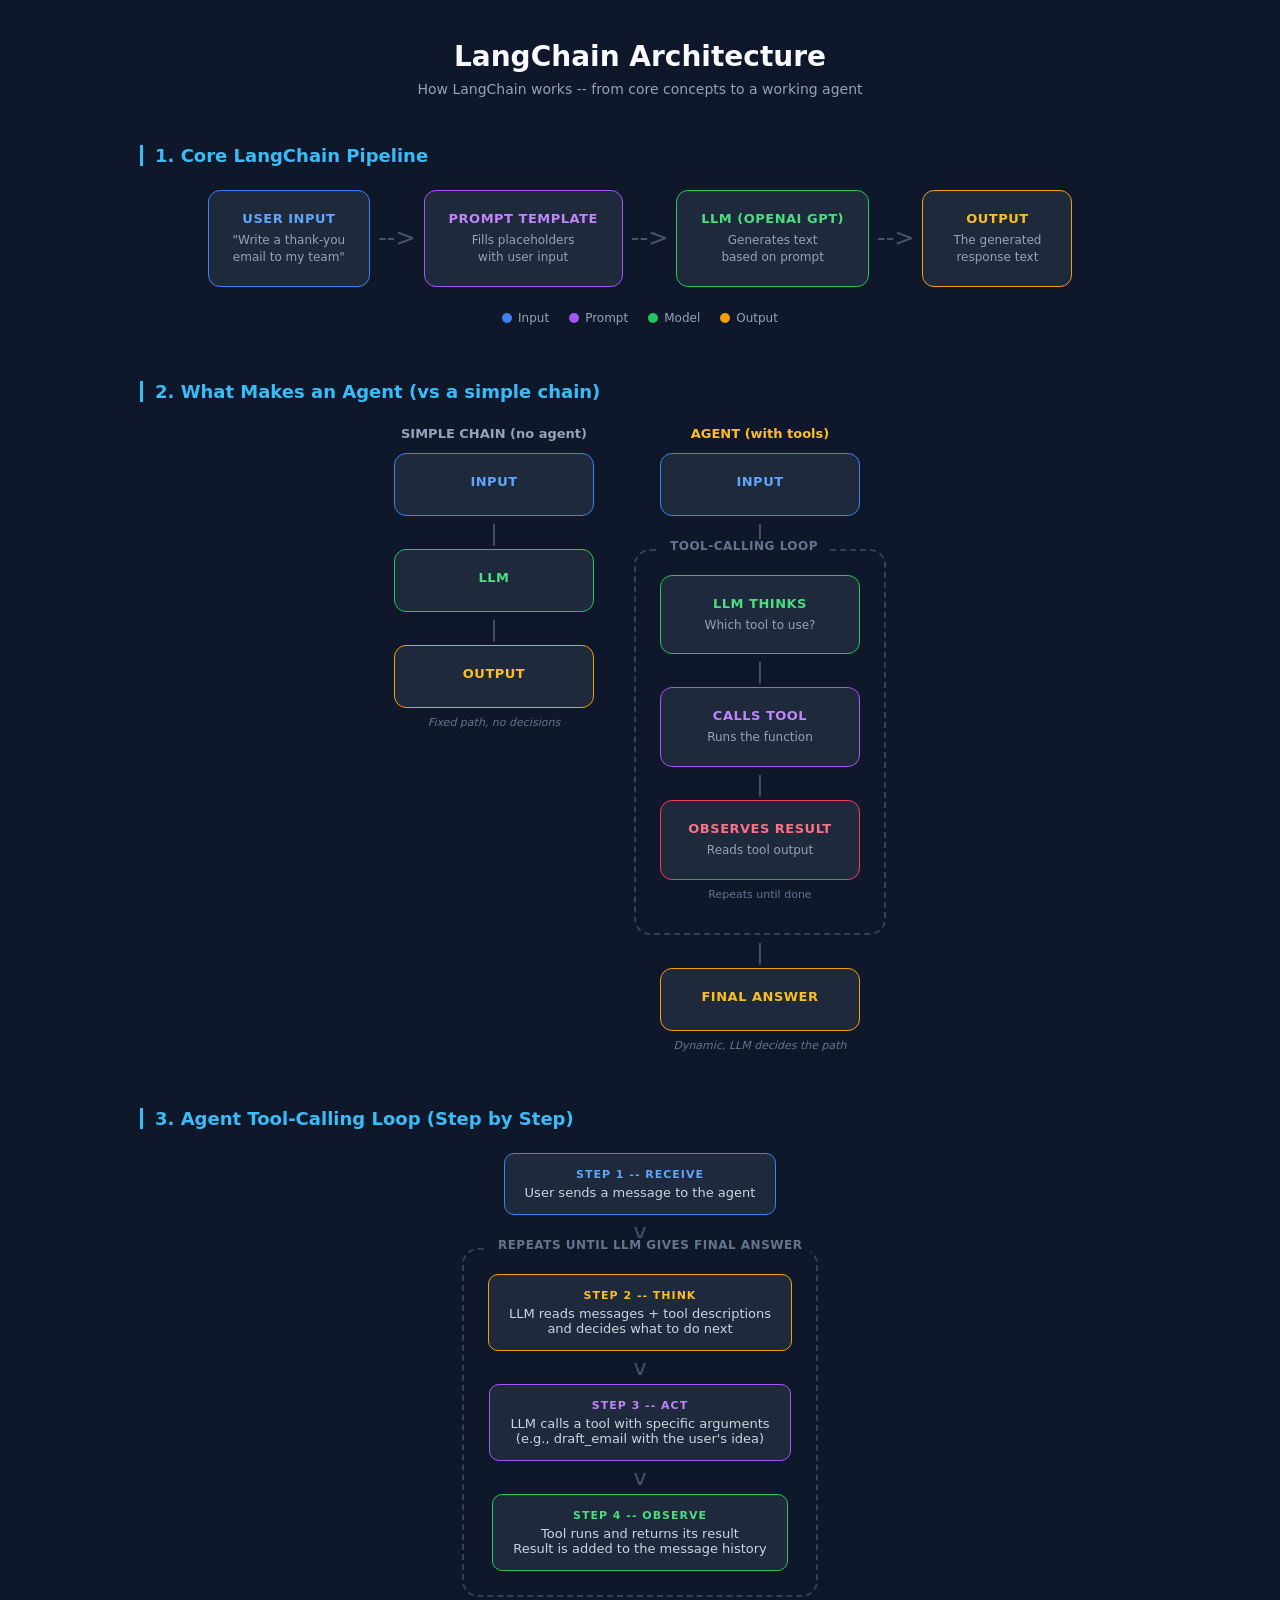
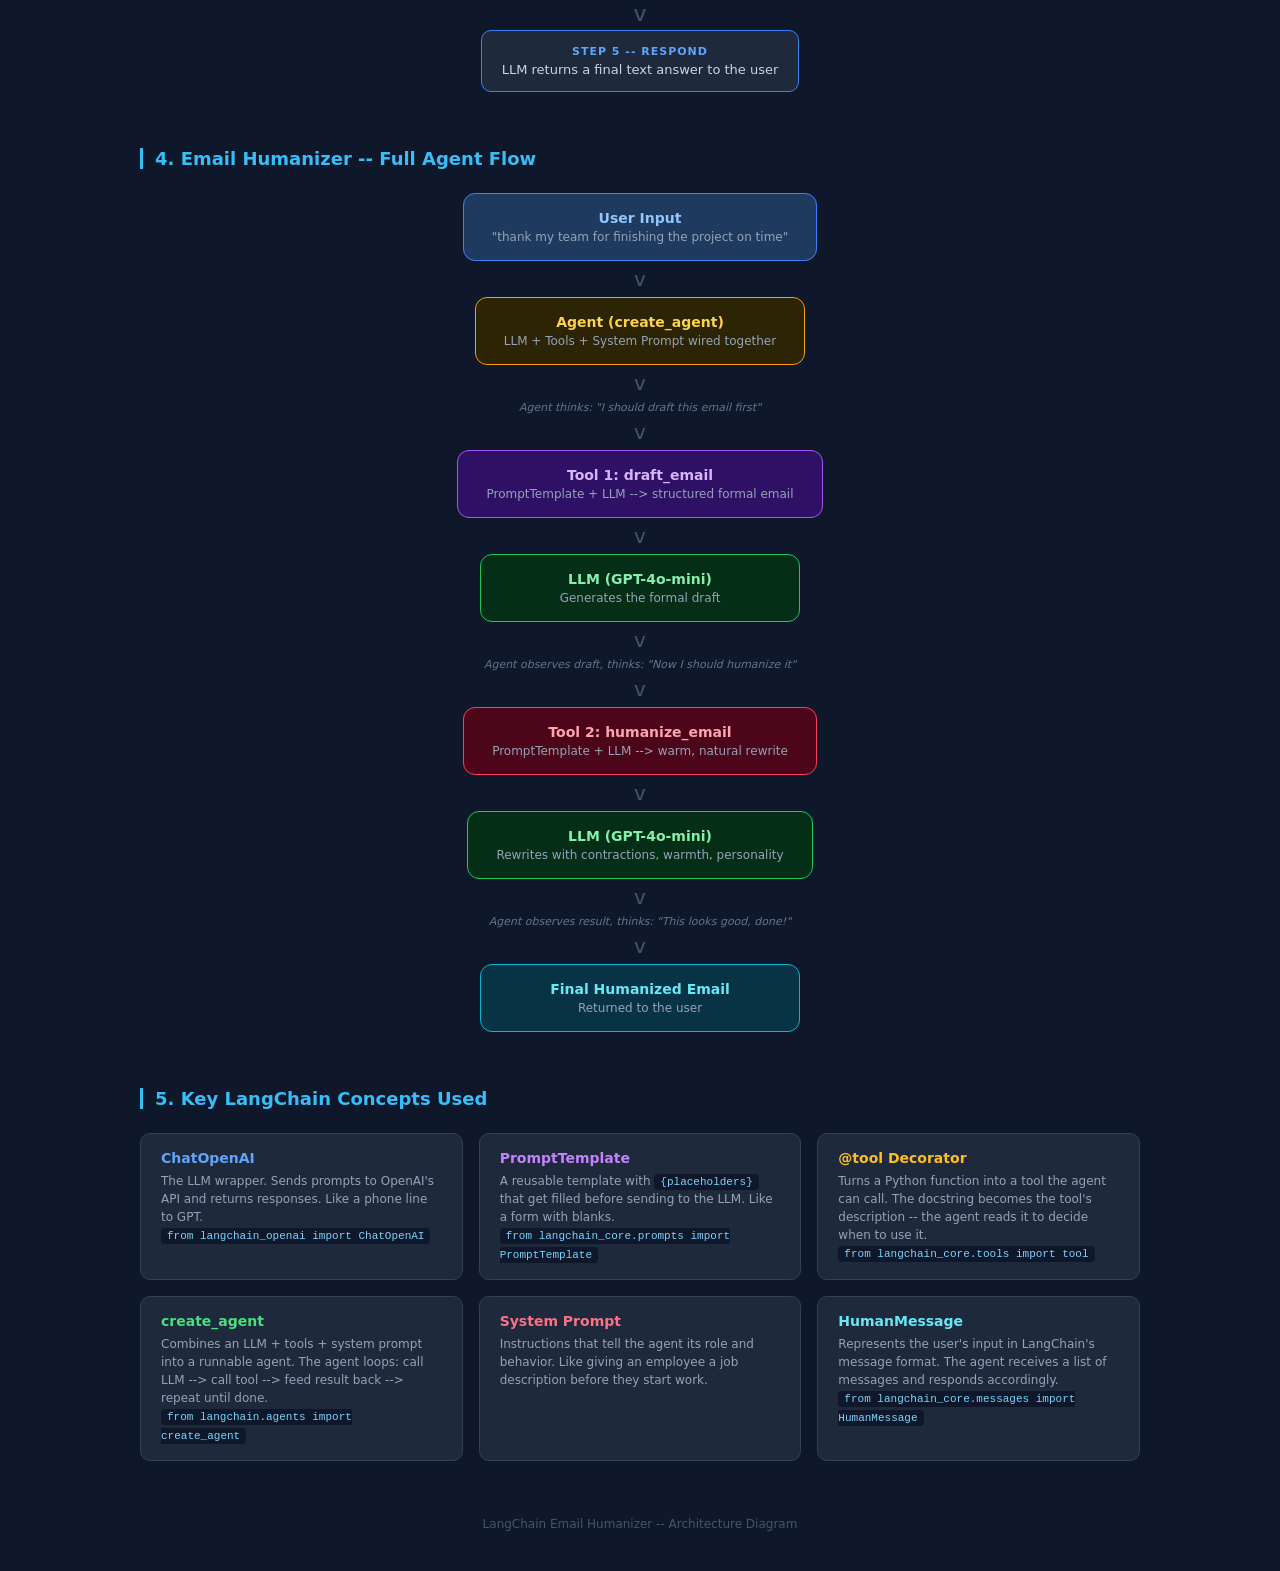
<file: langchain/architecture_diagram.html>
<!DOCTYPE html>
<html lang="en">
<head>
<meta charset="UTF-8">
<meta name="viewport" content="width=device-width, initial-scale=1.0">
<title>LangChain Architecture - Email Humanizer Agent</title>
<style>
  * { margin: 0; padding: 0; box-sizing: border-box; }
  body {
    font-family: 'Segoe UI', system-ui, -apple-system, sans-serif;
    background: #0f172a;
    color: #e2e8f0;
    min-height: 100vh;
    padding: 40px 20px;
  }

  h1 {
    text-align: center;
    font-size: 28px;
    font-weight: 700;
    margin-bottom: 8px;
    color: #f8fafc;
  }
  .subtitle {
    text-align: center;
    font-size: 14px;
    color: #94a3b8;
    margin-bottom: 48px;
  }

  /* ---- Section titles ---- */
  .section-title {
    font-size: 18px;
    font-weight: 600;
    color: #38bdf8;
    margin-bottom: 24px;
    padding-left: 12px;
    border-left: 3px solid #38bdf8;
  }
  .section { margin-bottom: 56px; max-width: 1000px; margin-left: auto; margin-right: auto; }

  /* ---- Flow diagram (horizontal boxes + arrows) ---- */
  .flow {
    display: flex;
    align-items: center;
    justify-content: center;
    flex-wrap: wrap;
    gap: 0;
  }
  .flow-box {
    background: #1e293b;
    border: 1px solid #334155;
    border-radius: 12px;
    padding: 20px 24px;
    min-width: 150px;
    text-align: center;
    position: relative;
  }
  .flow-box .label {
    font-size: 13px;
    font-weight: 600;
    text-transform: uppercase;
    letter-spacing: 0.5px;
    margin-bottom: 6px;
  }
  .flow-box .desc {
    font-size: 12px;
    color: #94a3b8;
    line-height: 1.4;
  }
  .flow-box.blue   { border-color: #3b82f6; }
  .flow-box.blue .label  { color: #60a5fa; }
  .flow-box.green  { border-color: #22c55e; }
  .flow-box.green .label { color: #4ade80; }
  .flow-box.purple { border-color: #a855f7; }
  .flow-box.purple .label { color: #c084fc; }
  .flow-box.amber  { border-color: #f59e0b; }
  .flow-box.amber .label  { color: #fbbf24; }
  .flow-box.rose   { border-color: #f43f5e; }
  .flow-box.rose .label   { color: #fb7185; }

  .arrow {
    font-size: 24px;
    color: #475569;
    padding: 0 8px;
    user-select: none;
  }

  /* ---- Agent loop diagram ---- */
  .agent-loop {
    display: flex;
    flex-direction: column;
    align-items: center;
    gap: 0;
  }
  .loop-row {
    display: flex;
    align-items: center;
    gap: 12px;
  }
  .loop-step {
    background: #1e293b;
    border: 1px solid #334155;
    border-radius: 10px;
    padding: 14px 20px;
    min-width: 180px;
    text-align: center;
  }
  .loop-step .step-num {
    font-size: 11px;
    font-weight: 700;
    letter-spacing: 1px;
    margin-bottom: 4px;
  }
  .loop-step .step-text {
    font-size: 13px;
    color: #cbd5e1;
  }
  .loop-step.s1 { border-color: #3b82f6; }
  .loop-step.s1 .step-num { color: #60a5fa; }
  .loop-step.s2 { border-color: #f59e0b; }
  .loop-step.s2 .step-num { color: #fbbf24; }
  .loop-step.s3 { border-color: #a855f7; }
  .loop-step.s3 .step-num { color: #c084fc; }
  .loop-step.s4 { border-color: #22c55e; }
  .loop-step.s4 .step-num { color: #4ade80; }

  .down-arrow {
    font-size: 22px;
    color: #475569;
    padding: 4px 0;
    text-align: center;
  }

  .loop-bracket {
    border: 2px dashed #334155;
    border-radius: 16px;
    padding: 24px;
    position: relative;
    margin: 0 auto;
  }
  .loop-label {
    position: absolute;
    top: -12px;
    left: 24px;
    background: #0f172a;
    padding: 0 10px;
    font-size: 12px;
    font-weight: 600;
    color: #64748b;
    letter-spacing: 0.5px;
  }

  /* ---- Project-specific diagram ---- */
  .project-flow {
    display: flex;
    flex-direction: column;
    align-items: center;
    gap: 0;
  }
  .pf-box {
    background: #1e293b;
    border-radius: 12px;
    padding: 16px 28px;
    text-align: center;
    min-width: 320px;
    border: 1px solid #334155;
  }
  .pf-box .pf-label {
    font-size: 14px;
    font-weight: 600;
    margin-bottom: 4px;
  }
  .pf-box .pf-desc {
    font-size: 12px;
    color: #94a3b8;
  }
  .pf-box.user     { border-color: #3b82f6; background: #1e3a5f; }
  .pf-box.user .pf-label   { color: #93c5fd; }
  .pf-box.agent    { border-color: #f59e0b; background: #2d2305; }
  .pf-box.agent .pf-label  { color: #fcd34d; }
  .pf-box.tool1    { border-color: #a855f7; background: #2e1065; }
  .pf-box.tool1 .pf-label  { color: #d8b4fe; }
  .pf-box.llm      { border-color: #22c55e; background: #052e16; }
  .pf-box.llm .pf-label    { color: #86efac; }
  .pf-box.tool2    { border-color: #f43f5e; background: #4c0519; }
  .pf-box.tool2 .pf-label  { color: #fda4af; }
  .pf-box.output   { border-color: #06b6d4; background: #083344; }
  .pf-box.output .pf-label { color: #67e8f9; }

  .pf-arrow {
    font-size: 20px;
    color: #475569;
    padding: 6px 0;
  }
  .pf-note {
    font-size: 11px;
    color: #64748b;
    font-style: italic;
  }

  /* ---- Legend ---- */
  .legend {
    display: flex;
    flex-wrap: wrap;
    gap: 20px;
    justify-content: center;
    margin-top: 12px;
  }
  .legend-item {
    display: flex;
    align-items: center;
    gap: 6px;
    font-size: 12px;
    color: #94a3b8;
  }
  .legend-dot {
    width: 10px;
    height: 10px;
    border-radius: 50%;
  }

  /* ---- Key concepts table ---- */
  .concepts {
    display: grid;
    grid-template-columns: repeat(auto-fit, minmax(280px, 1fr));
    gap: 16px;
    margin-top: 8px;
  }
  .concept-card {
    background: #1e293b;
    border: 1px solid #334155;
    border-radius: 10px;
    padding: 16px 20px;
  }
  .concept-card .cc-title {
    font-size: 14px;
    font-weight: 600;
    margin-bottom: 6px;
  }
  .concept-card .cc-body {
    font-size: 12px;
    color: #94a3b8;
    line-height: 1.5;
  }
  .concept-card .cc-code {
    font-family: 'Consolas', 'Fira Code', monospace;
    background: #0f172a;
    padding: 2px 6px;
    border-radius: 4px;
    font-size: 11px;
    color: #7dd3fc;
  }

  .footer {
    text-align: center;
    margin-top: 48px;
    font-size: 12px;
    color: #475569;
  }
</style>
</head>
<body>

<h1>LangChain Architecture</h1>
<p class="subtitle">How LangChain works -- from core concepts to a working agent</p>

<!-- ============================================ -->
<!-- SECTION 1: Core LangChain Pipeline           -->
<!-- ============================================ -->
<div class="section">
  <div class="section-title">1. Core LangChain Pipeline</div>

  <div class="flow">
    <div class="flow-box blue">
      <div class="label">User Input</div>
      <div class="desc">"Write a thank-you<br>email to my team"</div>
    </div>
    <div class="arrow">--></div>
    <div class="flow-box purple">
      <div class="label">Prompt Template</div>
      <div class="desc">Fills placeholders<br>with user input</div>
    </div>
    <div class="arrow">--></div>
    <div class="flow-box green">
      <div class="label">LLM (OpenAI GPT)</div>
      <div class="desc">Generates text<br>based on prompt</div>
    </div>
    <div class="arrow">--></div>
    <div class="flow-box amber">
      <div class="label">Output</div>
      <div class="desc">The generated<br>response text</div>
    </div>
  </div>

  <div class="legend" style="margin-top: 24px;">
    <div class="legend-item"><div class="legend-dot" style="background:#3b82f6"></div> Input</div>
    <div class="legend-item"><div class="legend-dot" style="background:#a855f7"></div> Prompt</div>
    <div class="legend-item"><div class="legend-dot" style="background:#22c55e"></div> Model</div>
    <div class="legend-item"><div class="legend-dot" style="background:#f59e0b"></div> Output</div>
  </div>
</div>

<!-- ============================================ -->
<!-- SECTION 2: What makes an Agent               -->
<!-- ============================================ -->
<div class="section">
  <div class="section-title">2. What Makes an Agent (vs a simple chain)</div>

  <div style="display:flex; gap:40px; justify-content:center; flex-wrap:wrap;">
    <!-- Simple Chain -->
    <div style="text-align:center;">
      <div style="font-size:13px; font-weight:600; color:#94a3b8; margin-bottom:12px;">SIMPLE CHAIN (no agent)</div>
      <div class="flow" style="flex-direction:column; gap:0;">
        <div class="flow-box blue" style="min-width:200px;"><div class="label">Input</div></div>
        <div class="down-arrow">|</div>
        <div class="flow-box green" style="min-width:200px;"><div class="label">LLM</div></div>
        <div class="down-arrow">|</div>
        <div class="flow-box amber" style="min-width:200px;"><div class="label">Output</div></div>
      </div>
      <div class="pf-note" style="margin-top:8px;">Fixed path, no decisions</div>
    </div>

    <!-- Agent -->
    <div style="text-align:center;">
      <div style="font-size:13px; font-weight:600; color:#fbbf24; margin-bottom:12px;">AGENT (with tools)</div>
      <div class="flow" style="flex-direction:column; gap:0;">
        <div class="flow-box blue" style="min-width:200px;"><div class="label">Input</div></div>
        <div class="down-arrow">|</div>
        <div class="loop-bracket" style="display:inline-block;">
          <div class="loop-label">TOOL-CALLING LOOP</div>
          <div style="display:flex; flex-direction:column; align-items:center; gap:0;">
            <div class="flow-box green" style="min-width:200px;"><div class="label">LLM Thinks</div><div class="desc">Which tool to use?</div></div>
            <div class="down-arrow">|</div>
            <div class="flow-box purple" style="min-width:200px;"><div class="label">Calls Tool</div><div class="desc">Runs the function</div></div>
            <div class="down-arrow">|</div>
            <div class="flow-box rose" style="min-width:200px;"><div class="label">Observes Result</div><div class="desc">Reads tool output</div></div>
            <div style="font-size:11px; color:#64748b; padding:8px 0;">Repeats until done</div>
          </div>
        </div>
        <div class="down-arrow">|</div>
        <div class="flow-box amber" style="min-width:200px;"><div class="label">Final Answer</div></div>
      </div>
      <div class="pf-note" style="margin-top:8px;">Dynamic, LLM decides the path</div>
    </div>
  </div>
</div>

<!-- ============================================ -->
<!-- SECTION 3: Agent Loop Detail                 -->
<!-- ============================================ -->
<div class="section">
  <div class="section-title">3. Agent Tool-Calling Loop (Step by Step)</div>

  <div class="agent-loop">
    <div class="loop-step s1">
      <div class="step-num">STEP 1 -- RECEIVE</div>
      <div class="step-text">User sends a message to the agent</div>
    </div>
    <div class="down-arrow">v</div>

    <div class="loop-bracket" style="width: fit-content;">
      <div class="loop-label">REPEATS UNTIL LLM GIVES FINAL ANSWER</div>
      <div style="display:flex; flex-direction:column; align-items:center; gap:0;">
        <div class="loop-step s2">
          <div class="step-num">STEP 2 -- THINK</div>
          <div class="step-text">LLM reads messages + tool descriptions<br>and decides what to do next</div>
        </div>
        <div class="down-arrow">v</div>
        <div class="loop-step s3">
          <div class="step-num">STEP 3 -- ACT</div>
          <div class="step-text">LLM calls a tool with specific arguments<br>(e.g., draft_email with the user's idea)</div>
        </div>
        <div class="down-arrow">v</div>
        <div class="loop-step s4">
          <div class="step-num">STEP 4 -- OBSERVE</div>
          <div class="step-text">Tool runs and returns its result<br>Result is added to the message history</div>
        </div>
      </div>
    </div>

    <div class="down-arrow">v</div>
    <div class="loop-step s1">
      <div class="step-num">STEP 5 -- RESPOND</div>
      <div class="step-text">LLM returns a final text answer to the user</div>
    </div>
  </div>
</div>

<!-- ============================================ -->
<!-- SECTION 4: Our Email Humanizer Flow          -->
<!-- ============================================ -->
<div class="section">
  <div class="section-title">4. Email Humanizer -- Full Agent Flow</div>

  <div class="project-flow">
    <div class="pf-box user">
      <div class="pf-label">User Input</div>
      <div class="pf-desc">"thank my team for finishing the project on time"</div>
    </div>
    <div class="pf-arrow">v</div>

    <div class="pf-box agent">
      <div class="pf-label">Agent (create_agent)</div>
      <div class="pf-desc">LLM + Tools + System Prompt wired together</div>
    </div>
    <div class="pf-arrow">v</div>
    <div class="pf-note">Agent thinks: "I should draft this email first"</div>
    <div class="pf-arrow">v</div>

    <div class="pf-box tool1">
      <div class="pf-label">Tool 1: draft_email</div>
      <div class="pf-desc">PromptTemplate + LLM --> structured formal email</div>
    </div>
    <div class="pf-arrow">v</div>

    <div class="pf-box llm">
      <div class="pf-label">LLM (GPT-4o-mini)</div>
      <div class="pf-desc">Generates the formal draft</div>
    </div>
    <div class="pf-arrow">v</div>
    <div class="pf-note">Agent observes draft, thinks: "Now I should humanize it"</div>
    <div class="pf-arrow">v</div>

    <div class="pf-box tool2">
      <div class="pf-label">Tool 2: humanize_email</div>
      <div class="pf-desc">PromptTemplate + LLM --> warm, natural rewrite</div>
    </div>
    <div class="pf-arrow">v</div>

    <div class="pf-box llm">
      <div class="pf-label">LLM (GPT-4o-mini)</div>
      <div class="pf-desc">Rewrites with contractions, warmth, personality</div>
    </div>
    <div class="pf-arrow">v</div>
    <div class="pf-note">Agent observes result, thinks: "This looks good, done!"</div>
    <div class="pf-arrow">v</div>

    <div class="pf-box output">
      <div class="pf-label">Final Humanized Email</div>
      <div class="pf-desc">Returned to the user</div>
    </div>
  </div>
</div>

<!-- ============================================ -->
<!-- SECTION 5: Key Concepts                      -->
<!-- ============================================ -->
<div class="section">
  <div class="section-title">5. Key LangChain Concepts Used</div>

  <div class="concepts">
    <div class="concept-card">
      <div class="cc-title" style="color:#60a5fa;">ChatOpenAI</div>
      <div class="cc-body">
        The LLM wrapper. Sends prompts to OpenAI's API and returns responses.
        Like a phone line to GPT.<br>
        <span class="cc-code">from langchain_openai import ChatOpenAI</span>
      </div>
    </div>
    <div class="concept-card">
      <div class="cc-title" style="color:#c084fc;">PromptTemplate</div>
      <div class="cc-body">
        A reusable template with <span class="cc-code">{placeholders}</span> that get filled
        before sending to the LLM. Like a form with blanks.<br>
        <span class="cc-code">from langchain_core.prompts import PromptTemplate</span>
      </div>
    </div>
    <div class="concept-card">
      <div class="cc-title" style="color:#fbbf24;">@tool Decorator</div>
      <div class="cc-body">
        Turns a Python function into a tool the agent can call.
        The docstring becomes the tool's description -- the agent reads it to decide when to use it.<br>
        <span class="cc-code">from langchain_core.tools import tool</span>
      </div>
    </div>
    <div class="concept-card">
      <div class="cc-title" style="color:#4ade80;">create_agent</div>
      <div class="cc-body">
        Combines an LLM + tools + system prompt into a runnable agent.
        The agent loops: call LLM --> call tool --> feed result back --> repeat until done.<br>
        <span class="cc-code">from langchain.agents import create_agent</span>
      </div>
    </div>
    <div class="concept-card">
      <div class="cc-title" style="color:#fb7185;">System Prompt</div>
      <div class="cc-body">
        Instructions that tell the agent its role and behavior.
        Like giving an employee a job description before they start work.
      </div>
    </div>
    <div class="concept-card">
      <div class="cc-title" style="color:#67e8f9;">HumanMessage</div>
      <div class="cc-body">
        Represents the user's input in LangChain's message format.
        The agent receives a list of messages and responds accordingly.<br>
        <span class="cc-code">from langchain_core.messages import HumanMessage</span>
      </div>
    </div>
  </div>
</div>

<div class="footer">
  LangChain Email Humanizer -- Architecture Diagram
</div>

</body>
</html>
</file>
